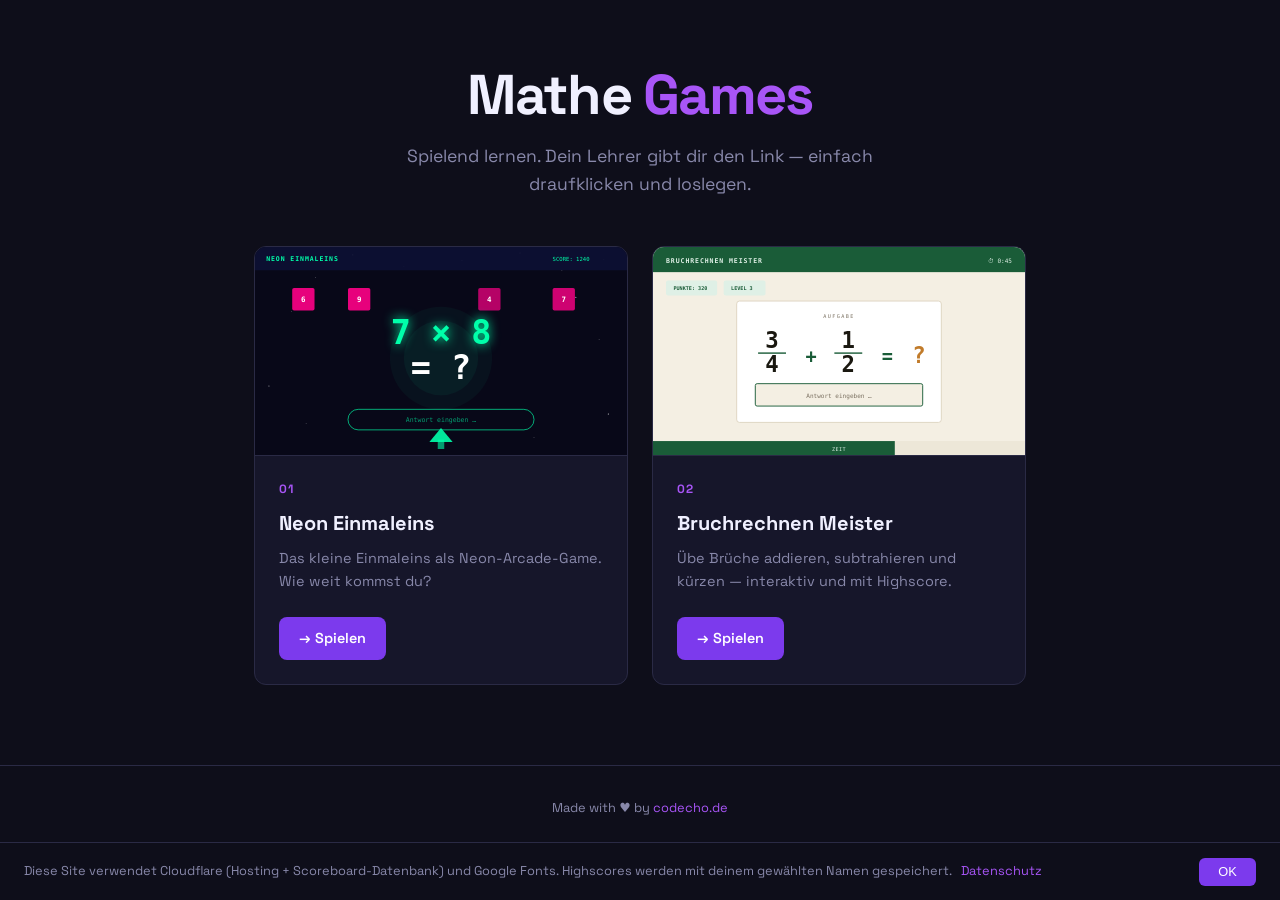
<file: index.html>
<!DOCTYPE html>
<html lang="de">
<head>
  <meta charset="UTF-8">
  <meta name="viewport" content="width=device-width, initial-scale=1.0">
  <title>Mathe Games — CODECHO</title>
  <link rel="preconnect" href="https://fonts.googleapis.com">
  <link href="https://fonts.googleapis.com/css2?family=Space+Grotesk:wght@400;500;700&display=swap" rel="stylesheet">
  <link rel="stylesheet" href="style.css">
</head>
<body>

  <header class="hero">
    <h1>Mathe <span>Games</span></h1>
    <p>Spielend lernen. Dein Lehrer gibt dir den Link — einfach draufklicken und loslegen.</p>
  </header>

  <main class="games">

    <div class="card">
      <div class="card__preview">
        <img src="game-2.svg" alt="Neon Einmaleins Screenshot" loading="lazy">
      </div>
      <div class="card__body">
        <span class="card__num">01</span>
        <h2 class="card__title">Neon Einmaleins</h2>
        <p class="card__desc">Das kleine Einmaleins als Neon-Arcade-Game. Wie weit kommst du?</p>
        <a href="neon/" class="card__play">→ Spielen</a>
      </div>
    </div>

    <div class="card">
      <div class="card__preview">
        <img src="game-1.svg" alt="Bruchrechnen Meister Screenshot" loading="lazy">
      </div>
      <div class="card__body">
        <span class="card__num">02</span>
        <h2 class="card__title">Bruchrechnen Meister</h2>
        <p class="card__desc">Übe Brüche addieren, subtrahieren und kürzen — interaktiv und mit Highscore.</p>
        <a href="bruch/" class="card__play">→ Spielen</a>
      </div>
    </div>

  </main>

  <footer class="footer">
    <p>Made with ♥ by <a href="https://codecho.de">codecho.de</a></p>
  </footer>

  <!-- Consent Banner -->
  <div id="consent-banner" style="display:none;position:fixed;bottom:0;left:0;right:0;background:#0e0e1a;border-top:1px solid #2a2a45;padding:0.9rem 1.5rem;align-items:center;justify-content:space-between;gap:1rem;z-index:9999;font-size:0.8rem;">
    <span style="color:#8888aa;">Diese Site verwendet Cloudflare (Hosting + Scoreboard-Datenbank) und Google Fonts.
      Highscores werden mit deinem gewählten Namen gespeichert.
      <a href="/impressum/" style="color:#a855f7;margin-left:0.4rem;">Datenschutz</a>
    </span>
    <button onclick="document.getElementById('consent-banner').style.display='none';localStorage.setItem('consent_games','1')"
      style="background:#7c3aed;color:#fff;border:none;padding:0.4rem 1.2rem;border-radius:6px;cursor:pointer;font-size:0.8rem;white-space:nowrap;flex-shrink:0;">
      OK
    </button>
  </div>
  <script>
    if (!localStorage.getItem('consent_games')) {
      document.getElementById('consent-banner').style.display = 'flex';
    }
  </script>
</body>
</html>
</file>
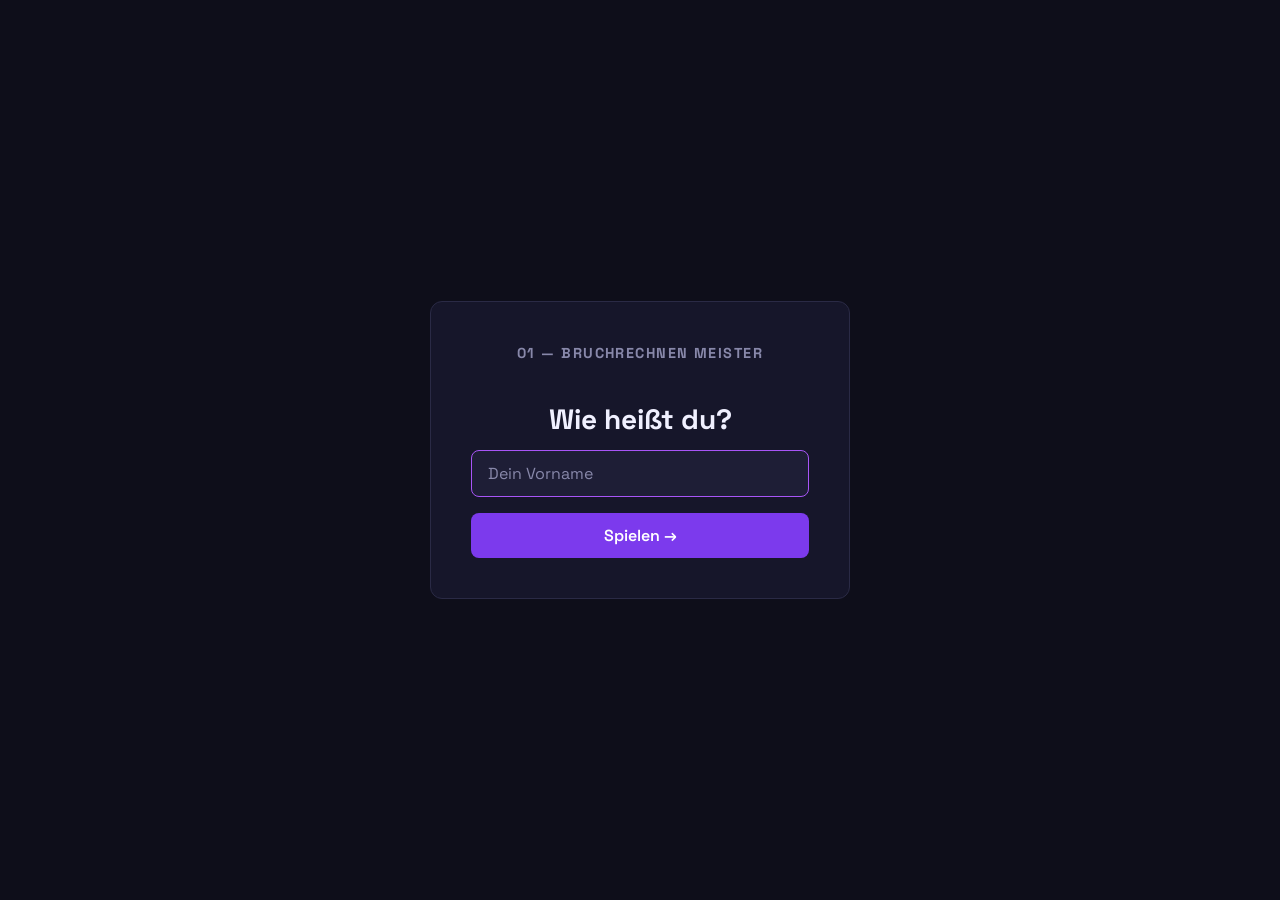
<file: bruch/index.html>
<!DOCTYPE html>
<html lang="de">
<head>
  <meta charset="UTF-8">
  <meta name="viewport" content="width=device-width, initial-scale=1.0">
  <title>Bruchrechnen Meister — CODECHO Games</title>
  <link rel="preconnect" href="https://fonts.googleapis.com">
  <link href="https://fonts.googleapis.com/css2?family=Space+Grotesk:wght@400;500;700&display=swap" rel="stylesheet">
  <link rel="stylesheet" href="../style.css">
</head>
<body>

  <!-- ── Screen 1: Name input ────────────── -->
  <div class="name-screen" id="nameScreen">
    <div class="name-box">
      <p class="name-box__num">01 — BRUCHRECHNEN MEISTER</p>
      <h2>Wie heißt du?</h2>

      <input
        type="text"
        id="nameInput"
        placeholder="Dein Vorname"
        maxlength="40"
        autocomplete="off"
        autofocus
      >
      <button class="btn" id="startBtn">Spielen →</button>
    </div>
  </div>

  <!-- ── Screen 2: Game iframe ───────────── -->
  <div class="game-frame" id="gameFrame">
    <iframe
      id="gameIframe"
      src=""
      title="Bruchrechnen Meister"
      allow="fullscreen"
    ></iframe>
  </div>

  <!-- ── Screen 3: Score screen ──────────── -->
  <div class="score-screen" id="scoreScreen">
    <div class="score-box">
      <div class="score-box__emoji">🏆</div>
      <h2>Gut gespielt!</h2>
      <p id="scoreName"></p>
      <div class="score-big" id="scoreBig">—</div>
      <p id="scoreDetail"></p>
      <p id="saveStatus" class="score-saved" style="display:none"></p>
      <p id="saveError" class="score-error" style="display:none"></p>
      <a href="../" style="display:block; margin-top:2rem; color: var(--text-muted); font-size:0.85rem;">
        ← Zurück zur Spieleübersicht
      </a>
    </div>
  </div>

  <script>
    const GAME_ORIGIN = 'https://bruchrechnen-meister-248296775029.us-west1.run.app';
    const GAME_NAME   = 'bruchrechnen-meister';

    // ── Start game ────────────────────────────────────────────
    document.getElementById('startBtn').addEventListener('click', startGame);
    document.getElementById('nameInput').addEventListener('keydown', e => {
      if (e.key === 'Enter') startGame();
    });

    function startGame() {
      const name = document.getElementById('nameInput').value.trim();
      if (!name) { document.getElementById('nameInput').focus(); return; }
      window._playerName = name;
      document.getElementById('nameScreen').style.display = 'none';
      document.getElementById('gameFrame').style.display = 'block';
      document.getElementById('gameIframe').src = GAME_ORIGIN;
    }

    // ── postMessage from Cloud Run game (cross-origin: check required) ──
    window.addEventListener('message', async function(event) {
      if (event.origin !== GAME_ORIGIN) return;
      if (!event.data || event.data.type !== 'MATH_GAME_OVER') return;

      const { score, highScore, level } = event.data;
      const name = window._playerName || '?';

      document.getElementById('gameFrame').style.display = 'none';
      document.getElementById('scoreScreen').style.display = 'flex';
      document.getElementById('scoreName').textContent  = name;
      document.getElementById('scoreBig').textContent   = score ?? '—';
      document.getElementById('scoreDetail').textContent =
        highScore != null ? `Highscore: ${highScore}` : '';

      // ── Save to Cloudflare D1 ─────────────────────────────
      try {
        const res = await fetch('/api/scores', {
          method: 'POST',
          headers: { 'Content-Type': 'application/json' },
          body: JSON.stringify({ student_name: name, game: GAME_NAME, score: score ?? 0 })
        });
        if (res.ok) {
          const el = document.getElementById('saveStatus');
          el.textContent = '✓ Ergebnis gespeichert';
          el.style.display = 'block';
        } else throw new Error(`HTTP ${res.status}`);
      } catch (err) {
        const el = document.getElementById('saveError');
        el.textContent = 'Ergebnis konnte nicht gespeichert werden.';
        el.style.display = 'block';
        console.error('Score save failed:', err);
      }
    });
  </script>

</body>
</html>
</file>
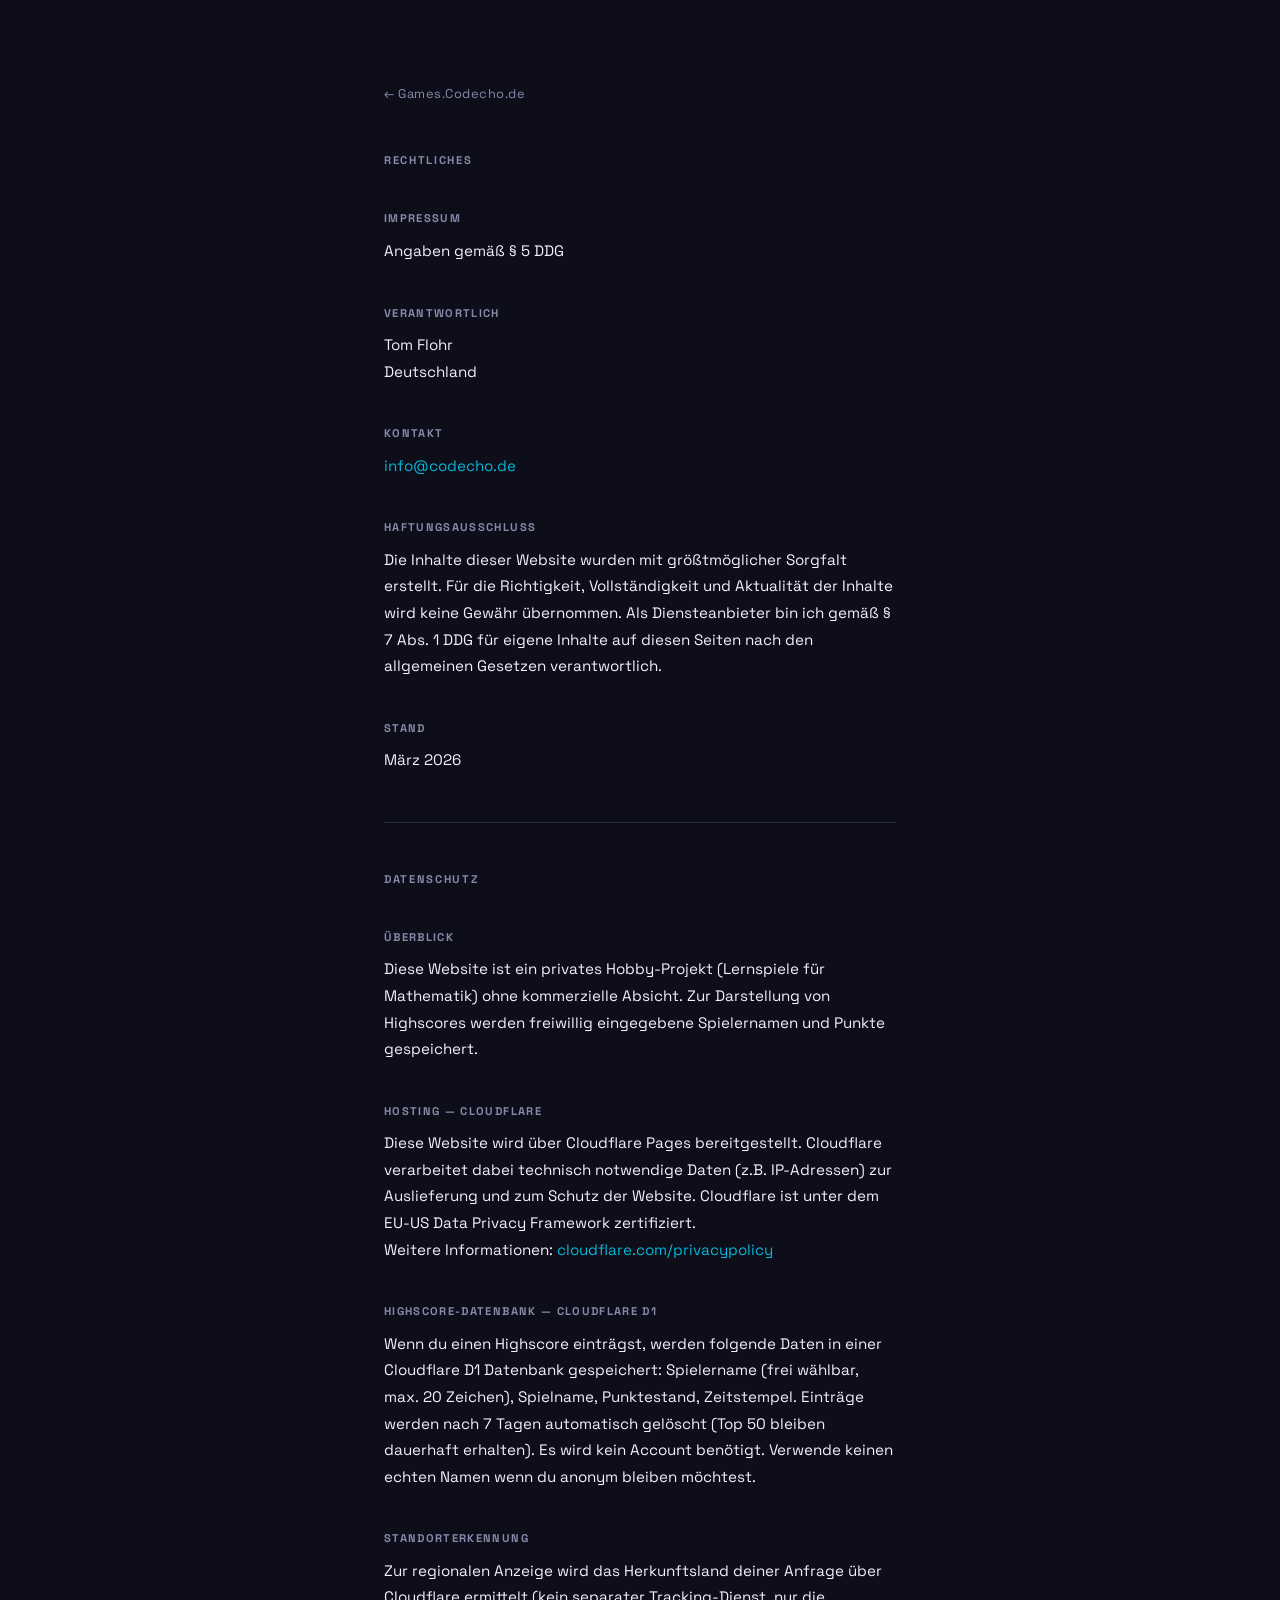
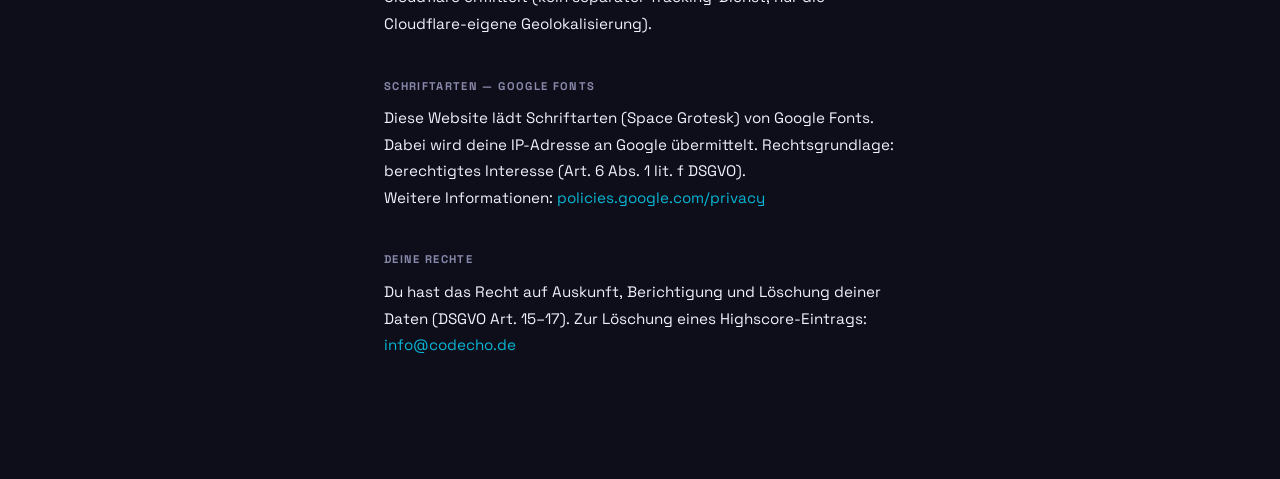
<file: impressum/index.html>
<!DOCTYPE html>
<html lang="de">
<head>
  <meta charset="UTF-8">
  <meta name="viewport" content="width=device-width, initial-scale=1.0">
  <title>Impressum — GAMES.CODECHO.DE</title>
  <meta name="robots" content="noindex">
  <link rel="preconnect" href="https://fonts.googleapis.com">
  <link href="https://fonts.googleapis.com/css2?family=Space+Grotesk:wght@400;500;700&display=swap" rel="stylesheet">
  <link rel="stylesheet" href="../style.css">
  <style>
    .impressum-wrap {
      max-width: 640px;
      margin: 0 auto;
      padding: clamp(3rem, 8vw, 5rem) var(--pad-h);
    }
    .back-link {
      display: inline-flex;
      align-items: center;
      gap: 0.5rem;
      font-size: 0.8rem;
      color: var(--text-muted);
      text-decoration: none;
      margin-bottom: 3rem;
      letter-spacing: 0.04em;
      transition: color 120ms;
    }
    .back-link:hover { color: var(--cyan); }
    .page-label {
      font-size: 0.7rem;
      font-weight: 700;
      letter-spacing: 0.15em;
      text-transform: uppercase;
      color: var(--text-muted);
      margin-bottom: 2.5rem;
      display: block;
    }
    .impressum-block {
      margin-bottom: 2.5rem;
    }
    .impressum-block h2 {
      font-size: 0.7rem;
      font-weight: 700;
      letter-spacing: 0.12em;
      text-transform: uppercase;
      color: var(--text-muted);
      margin-bottom: 0.6rem;
    }
    .impressum-block p,
    .impressum-block address {
      font-style: normal;
      color: var(--text);
      line-height: 1.75;
      font-size: 0.95rem;
    }
    .impressum-block a {
      color: var(--cyan);
      text-decoration: none;
    }
    .impressum-block a:hover { text-decoration: underline; }
  </style>
</head>
<body>

  <div class="impressum-wrap">
    <a href="/" class="back-link">← Games.Codecho.de</a>
    <span class="page-label">Rechtliches</span>

    <div class="impressum-block">
      <h2>Impressum</h2>
      <p>Angaben gemäß § 5 DDG</p>
    </div>

    <div class="impressum-block">
      <h2>Verantwortlich</h2>
      <address>
        Tom Flohr<br>
        Deutschland
      </address>
    </div>

    <div class="impressum-block">
      <h2>Kontakt</h2>
      <p><a href="mailto:info@codecho.de">info@codecho.de</a></p>
    </div>

    <div class="impressum-block">
      <h2>Haftungsausschluss</h2>
      <p>
        Die Inhalte dieser Website wurden mit größtmöglicher Sorgfalt erstellt.
        Für die Richtigkeit, Vollständigkeit und Aktualität der Inhalte wird keine Gewähr übernommen.
        Als Diensteanbieter bin ich gemäß § 7 Abs. 1 DDG für eigene Inhalte auf diesen Seiten
        nach den allgemeinen Gesetzen verantwortlich.
      </p>
    </div>

    <div class="impressum-block">
      <h2>Stand</h2>
      <p>März 2026</p>
    </div>

    <hr style="border:none;border-top:1px solid var(--border);margin:3rem 0;">

    <span class="page-label">Datenschutz</span>

    <div class="impressum-block">
      <h2>Überblick</h2>
      <p>
        Diese Website ist ein privates Hobby-Projekt (Lernspiele für Mathematik) ohne kommerzielle Absicht.
        Zur Darstellung von Highscores werden freiwillig eingegebene Spielernamen und Punkte gespeichert.
      </p>
    </div>

    <div class="impressum-block">
      <h2>Hosting — Cloudflare</h2>
      <p>
        Diese Website wird über Cloudflare Pages bereitgestellt. Cloudflare verarbeitet dabei
        technisch notwendige Daten (z.B. IP-Adressen) zur Auslieferung und zum Schutz der Website.
        Cloudflare ist unter dem EU-US Data Privacy Framework zertifiziert.<br>
        Weitere Informationen: <a href="https://www.cloudflare.com/privacypolicy/" target="_blank" rel="noopener">cloudflare.com/privacypolicy</a>
      </p>
    </div>

    <div class="impressum-block">
      <h2>Highscore-Datenbank — Cloudflare D1</h2>
      <p>
        Wenn du einen Highscore einträgst, werden folgende Daten in einer Cloudflare D1 Datenbank gespeichert:
        Spielername (frei wählbar, max. 20 Zeichen), Spielname, Punktestand, Zeitstempel.
        Einträge werden nach 7 Tagen automatisch gelöscht (Top 50 bleiben dauerhaft erhalten).
        Es wird kein Account benötigt. Verwende keinen echten Namen wenn du anonym bleiben möchtest.
      </p>
    </div>

    <div class="impressum-block">
      <h2>Standorterkennung</h2>
      <p>
        Zur regionalen Anzeige wird das Herkunftsland deiner Anfrage über Cloudflare ermittelt
        (kein separater Tracking-Dienst, nur die Cloudflare-eigene Geolokalisierung).
      </p>
    </div>

    <div class="impressum-block">
      <h2>Schriftarten — Google Fonts</h2>
      <p>
        Diese Website lädt Schriftarten (Space Grotesk) von Google Fonts.
        Dabei wird deine IP-Adresse an Google übermittelt.
        Rechtsgrundlage: berechtigtes Interesse (Art. 6 Abs. 1 lit. f DSGVO).<br>
        Weitere Informationen: <a href="https://policies.google.com/privacy" target="_blank" rel="noopener">policies.google.com/privacy</a>
      </p>
    </div>

    <div class="impressum-block">
      <h2>Deine Rechte</h2>
      <p>
        Du hast das Recht auf Auskunft, Berichtigung und Löschung deiner Daten (DSGVO Art. 15–17).
        Zur Löschung eines Highscore-Eintrags: <a href="mailto:info@codecho.de">info@codecho.de</a>
      </p>
    </div>
  </div>

</body>
</html>
</file>
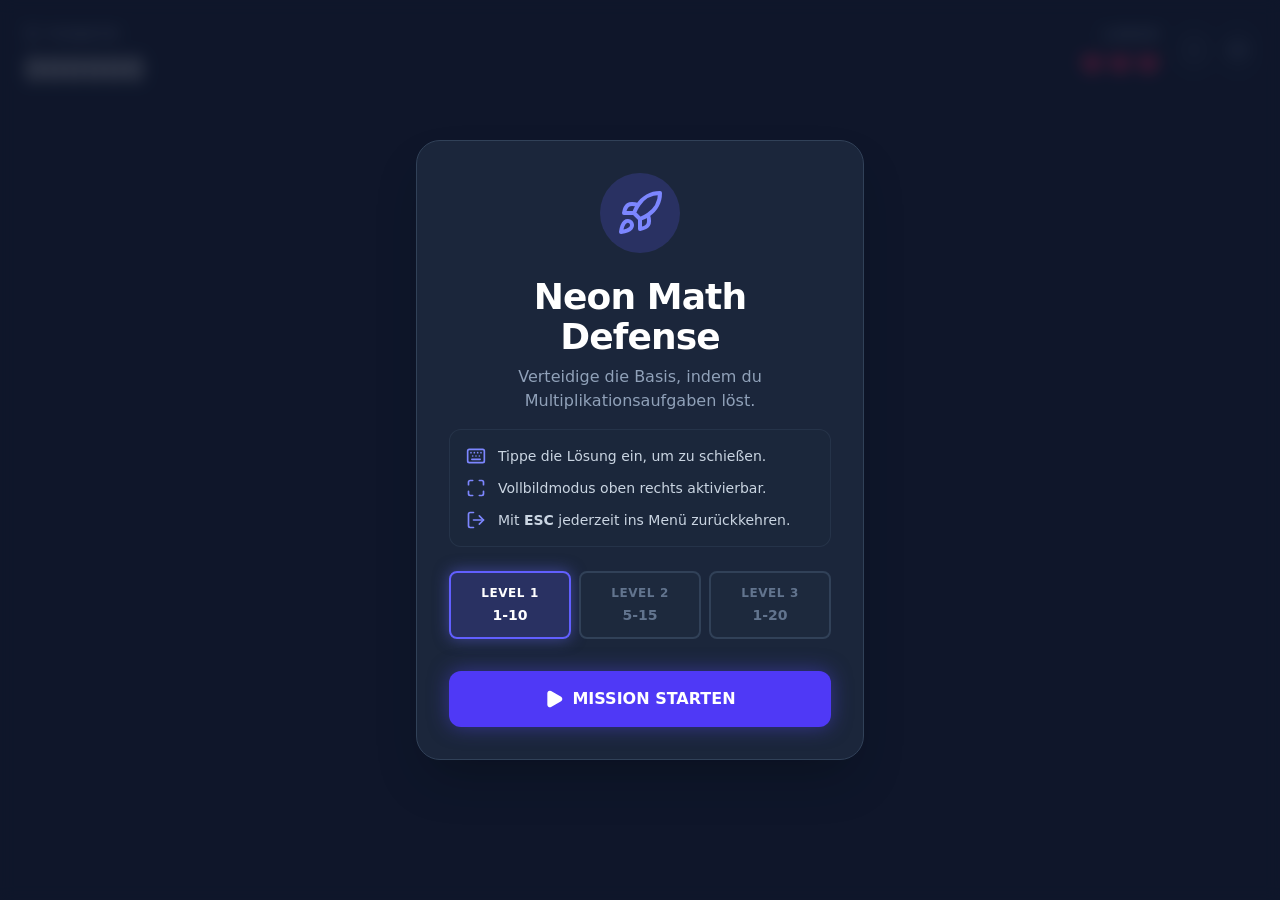
<file: neon/index.html>
<!doctype html>
<html lang="en">
  <head>
    <meta charset="UTF-8" />
    <meta name="viewport" content="width=device-width, initial-scale=1.0" />
    <title>Neon Math — CODECHO</title>
    <script type="module" crossorigin src="./assets/index-CLeEwNpc.js"></script>
    <link rel="stylesheet" crossorigin href="./assets/index-DeIlTVSv.css">
  </head>
  <body>
    <div id="root"></div>
  </body>
</html>
</file>
<file: style.css>
/* =========================================
   GAMES.CODECHO.DE — Main Stylesheet
   Palette: Deep space + neon purple/cyan
   "Gaming, focused, clear"
   ========================================= */

:root {
  --bg:           #0e0e1a;
  --bg-card:      #16162a;
  --bg-elevated:  #1e1e36;
  --text:         #f0f0ff;
  --text-muted:   #8888aa;
  --purple:       #7c3aed;
  --purple-light: #a855f7;
  --cyan:         #06b6d4;
  --cyan-light:   #22d3ee;
  --amber:        #fbbf24;
  --green:        #10b981;
  --border:       #2a2a45;
  --border-glow:  rgba(124, 58, 237, 0.4);

  --font: 'Space Grotesk', system-ui, -apple-system, sans-serif;
  --pad-h: clamp(1.25rem, 5vw, 4rem);
  --radius: 12px;
}

*, *::before, *::after { box-sizing: border-box; margin: 0; padding: 0; }

html { scroll-behavior: smooth; -webkit-font-smoothing: antialiased; }

body {
  background: var(--bg);
  color: var(--text);
  font-family: var(--font);
  min-height: 100vh;
  line-height: 1.6;
}

a { color: inherit; text-decoration: none; }

/* ── Nav ──────────────────────────────── */

.nav {
  display: flex;
  justify-content: space-between;
  align-items: center;
  padding: 1rem var(--pad-h);
  border-bottom: 1px solid var(--border);
}

.nav-home {
  color: var(--text-muted);
  font-size: 0.875rem;
  transition: color 0.2s;
}
.nav-home:hover { color: var(--text); }

.nav-teacher {
  font-size: 0.875rem;
  color: var(--text-muted);
  border: 1px solid var(--border);
  padding: 0.375rem 0.875rem;
  border-radius: 6px;
  transition: border-color 0.2s, color 0.2s;
}
.nav-teacher:hover {
  border-color: var(--purple-light);
  color: var(--purple-light);
}

/* ── Hero ─────────────────────────────── */

.hero {
  text-align: center;
  padding: 4rem var(--pad-h) 3rem;
}

.hero h1 {
  font-size: clamp(2rem, 6vw, 3.5rem);
  font-weight: 700;
  letter-spacing: -0.03em;
  line-height: 1.1;
}

.hero h1 span {
  color: var(--purple-light);
}

.hero p {
  margin-top: 1rem;
  color: var(--text-muted);
  font-size: 1.1rem;
  max-width: 480px;
  margin-inline: auto;
}

/* ── Games Grid ───────────────────────── */

.games {
  display: grid;
  grid-template-columns: repeat(auto-fit, minmax(300px, 1fr));
  gap: 1.5rem;
  padding: 0 var(--pad-h) 5rem;
  max-width: 900px;
  margin-inline: auto;
}

/* ── Card ─────────────────────────────── */

.card {
  background: var(--bg-card);
  border: 1px solid var(--border);
  border-radius: var(--radius);
  overflow: hidden;
  display: flex;
  flex-direction: column;
  transition: border-color 0.25s, transform 0.25s, box-shadow 0.25s;
}

.card:hover {
  border-color: var(--border-glow);
  transform: translateY(-3px);
  box-shadow: 0 8px 32px rgba(124, 58, 237, 0.2);
}

.card__preview {
  aspect-ratio: 16/9;
  background: var(--bg-elevated);
  display: flex;
  align-items: center;
  justify-content: center;
  font-size: 3rem;
  border-bottom: 1px solid var(--border);
  position: relative;
  overflow: hidden;
}

.card__preview img {
  width: 100%;
  height: 100%;
  object-fit: cover;
}

.card__body {
  padding: 1.5rem;
  flex: 1;
  display: flex;
  flex-direction: column;
  gap: 0.5rem;
}

.card__num {
  font-size: 0.75rem;
  font-weight: 700;
  letter-spacing: 0.1em;
  color: var(--purple-light);
}

.card__title {
  font-size: 1.25rem;
  font-weight: 700;
}

.card__desc {
  color: var(--text-muted);
  font-size: 0.9rem;
  flex: 1;
}

.card__play {
  display: inline-block;
  margin-top: 1rem;
  background: var(--purple);
  color: white;
  font-weight: 600;
  font-size: 0.9rem;
  padding: 0.625rem 1.25rem;
  border-radius: 8px;
  align-self: flex-start;
  transition: background 0.2s;
}

.card:hover .card__play {
  background: var(--purple-light);
}

/* ── Name screen (before game) ────────── */

.name-screen {
  min-height: 100vh;
  display: flex;
  align-items: center;
  justify-content: center;
  padding: var(--pad-h);
}

.name-box {
  background: var(--bg-card);
  border: 1px solid var(--border);
  border-radius: var(--radius);
  padding: 2.5rem;
  max-width: 420px;
  width: 100%;
  text-align: center;
}

.name-box__num {
  font-size: 0.75rem;
  font-weight: 700;
  letter-spacing: 0.1em;
  color: var(--purple-light);
  margin-bottom: 0.5rem;
}

.name-box h2 {
  font-size: 1.75rem;
  font-weight: 700;
  margin-bottom: 0.5rem;
}

.name-box p {
  color: var(--text-muted);
  font-size: 0.9rem;
  margin-bottom: 2rem;
}

.name-box input {
  width: 100%;
  background: var(--bg-elevated);
  border: 1px solid var(--border);
  border-radius: 8px;
  color: var(--text);
  font-family: var(--font);
  font-size: 1rem;
  padding: 0.75rem 1rem;
  margin-bottom: 1rem;
  outline: none;
  transition: border-color 0.2s;
}

.name-box input:focus {
  border-color: var(--purple-light);
}

.name-box input::placeholder {
  color: var(--text-muted);
}

.btn {
  display: block;
  width: 100%;
  background: var(--purple);
  color: white;
  font-family: var(--font);
  font-size: 1rem;
  font-weight: 600;
  padding: 0.75rem;
  border: none;
  border-radius: 8px;
  cursor: pointer;
  transition: background 0.2s;
}

.btn:hover { background: var(--purple-light); }
.btn:disabled { opacity: 0.5; cursor: not-allowed; }

/* ── Game frame ───────────────────────── */

.game-frame {
  display: none;
  position: fixed;
  inset: 0;
  background: #000;
}

.game-frame iframe {
  width: 100%;
  height: 100%;
  border: none;
}

/* ── Score screen ─────────────────────── */

.score-screen {
  display: none;
  min-height: 100vh;
  align-items: center;
  justify-content: center;
  padding: var(--pad-h);
  text-align: center;
}

.score-box {
  background: var(--bg-card);
  border: 1px solid var(--border);
  border-radius: var(--radius);
  padding: 3rem;
  max-width: 400px;
  width: 100%;
}

.score-box__emoji { font-size: 3rem; margin-bottom: 1rem; }
.score-box h2 { font-size: 1.75rem; font-weight: 700; margin-bottom: 0.5rem; }
.score-box p { color: var(--text-muted); margin-bottom: 0.25rem; }

.score-big {
  font-size: 4rem;
  font-weight: 700;
  color: var(--amber);
  margin: 1rem 0;
}

.score-saved {
  font-size: 0.85rem;
  color: var(--green);
  margin-top: 1.5rem;
}

.score-error {
  font-size: 0.85rem;
  color: #f87171;
  margin-top: 1.5rem;
}

/* ── Teacher dashboard ────────────────── */

.teacher-wrap {
  max-width: 900px;
  margin-inline: auto;
  padding: 2rem var(--pad-h);
}

.teacher-wrap h1 {
  font-size: 1.75rem;
  font-weight: 700;
  margin-bottom: 0.25rem;
}

.teacher-wrap .sub {
  color: var(--text-muted);
  margin-bottom: 2rem;
  font-size: 0.9rem;
}

.login-form {
  background: var(--bg-card);
  border: 1px solid var(--border);
  border-radius: var(--radius);
  padding: 2rem;
  max-width: 400px;
}

.login-form label {
  display: block;
  font-size: 0.85rem;
  color: var(--text-muted);
  margin-bottom: 0.375rem;
}

.login-form input {
  width: 100%;
  background: var(--bg-elevated);
  border: 1px solid var(--border);
  border-radius: 8px;
  color: var(--text);
  font-family: var(--font);
  font-size: 0.95rem;
  padding: 0.625rem 0.875rem;
  margin-bottom: 1.25rem;
  outline: none;
  transition: border-color 0.2s;
}

.login-form input:focus { border-color: var(--purple-light); }

.scores-header {
  display: flex;
  justify-content: space-between;
  align-items: center;
  margin-bottom: 1.5rem;
}

.btn-sm {
  background: transparent;
  border: 1px solid var(--border);
  color: var(--text-muted);
  font-family: var(--font);
  font-size: 0.8rem;
  padding: 0.375rem 0.75rem;
  border-radius: 6px;
  cursor: pointer;
  transition: border-color 0.2s, color 0.2s;
}

.btn-sm:hover { border-color: var(--purple-light); color: var(--text); }

.scores-table {
  width: 100%;
  border-collapse: collapse;
  font-size: 0.9rem;
}

.scores-table th {
  text-align: left;
  padding: 0.625rem 1rem;
  color: var(--text-muted);
  font-weight: 500;
  border-bottom: 1px solid var(--border);
}

.scores-table td {
  padding: 0.625rem 1rem;
  border-bottom: 1px solid var(--border);
}

.scores-table tr:last-child td { border-bottom: none; }

.badge {
  display: inline-block;
  font-size: 0.75rem;
  padding: 0.2rem 0.6rem;
  border-radius: 999px;
  font-weight: 600;
}

.badge--neon { background: rgba(6, 182, 212, 0.15); color: var(--cyan-light); }
.badge--bruch { background: rgba(124, 58, 237, 0.15); color: var(--purple-light); }

.empty-state {
  text-align: center;
  padding: 4rem;
  color: var(--text-muted);
}

/* ── Footer ───────────────────────────── */

.footer {
  text-align: center;
  padding: 2rem var(--pad-h);
  color: var(--text-muted);
  font-size: 0.8rem;
  border-top: 1px solid var(--border);
}

.footer a { color: var(--purple-light); }
.footer a:hover { text-decoration: underline; }
</file>
<file: neon/assets/index-DeIlTVSv.css>
/*! tailwindcss v4.2.1 | MIT License | https://tailwindcss.com */@layer properties{@supports (((-webkit-hyphens:none)) and (not (margin-trim:inline))) or ((-moz-orient:inline) and (not (color:rgb(from red r g b)))){*,:before,:after,::backdrop{--tw-translate-x:0;--tw-translate-y:0;--tw-translate-z:0;--tw-space-y-reverse:0;--tw-border-style:solid;--tw-gradient-position:initial;--tw-gradient-from:#0000;--tw-gradient-via:#0000;--tw-gradient-to:#0000;--tw-gradient-stops:initial;--tw-gradient-via-stops:initial;--tw-gradient-from-position:0%;--tw-gradient-via-position:50%;--tw-gradient-to-position:100%;--tw-leading:initial;--tw-font-weight:initial;--tw-tracking:initial;--tw-shadow:0 0 #0000;--tw-shadow-color:initial;--tw-shadow-alpha:100%;--tw-inset-shadow:0 0 #0000;--tw-inset-shadow-color:initial;--tw-inset-shadow-alpha:100%;--tw-ring-color:initial;--tw-ring-shadow:0 0 #0000;--tw-inset-ring-color:initial;--tw-inset-ring-shadow:0 0 #0000;--tw-ring-inset:initial;--tw-ring-offset-width:0px;--tw-ring-offset-color:#fff;--tw-ring-offset-shadow:0 0 #0000;--tw-blur:initial;--tw-brightness:initial;--tw-contrast:initial;--tw-grayscale:initial;--tw-hue-rotate:initial;--tw-invert:initial;--tw-opacity:initial;--tw-saturate:initial;--tw-sepia:initial;--tw-drop-shadow:initial;--tw-drop-shadow-color:initial;--tw-drop-shadow-alpha:100%;--tw-drop-shadow-size:initial;--tw-backdrop-blur:initial;--tw-backdrop-brightness:initial;--tw-backdrop-contrast:initial;--tw-backdrop-grayscale:initial;--tw-backdrop-hue-rotate:initial;--tw-backdrop-invert:initial;--tw-backdrop-opacity:initial;--tw-backdrop-saturate:initial;--tw-backdrop-sepia:initial;--tw-duration:initial;--tw-scale-x:1;--tw-scale-y:1;--tw-scale-z:1}}}@layer theme{:root,:host{--font-sans:ui-sans-serif, system-ui, sans-serif, "Apple Color Emoji", "Segoe UI Emoji", "Segoe UI Symbol", "Noto Color Emoji";--font-mono:ui-monospace, SFMono-Regular, Menlo, Monaco, Consolas, "Liberation Mono", "Courier New", monospace;--color-red-400:oklch(70.4% .191 22.216);--color-red-500:oklch(63.7% .237 25.331);--color-red-900:oklch(39.6% .141 25.723);--color-amber-400:oklch(82.8% .189 84.429);--color-amber-700:oklch(55.5% .163 48.998);--color-cyan-300:oklch(86.5% .127 207.078);--color-cyan-400:oklch(78.9% .154 211.53);--color-indigo-200:oklch(87% .065 274.039);--color-indigo-300:oklch(78.5% .115 274.713);--color-indigo-400:oklch(67.3% .182 276.935);--color-indigo-500:oklch(58.5% .233 277.117);--color-indigo-600:oklch(51.1% .262 276.966);--color-indigo-950:oklch(25.7% .09 281.288);--color-rose-500:oklch(64.5% .246 16.439);--color-rose-600:oklch(58.6% .253 17.585);--color-slate-200:oklch(92.9% .013 255.508);--color-slate-300:oklch(86.9% .022 252.894);--color-slate-400:oklch(70.4% .04 256.788);--color-slate-500:oklch(55.4% .046 257.417);--color-slate-600:oklch(44.6% .043 257.281);--color-slate-700:oklch(37.2% .044 257.287);--color-slate-800:oklch(27.9% .041 260.031);--color-slate-900:oklch(20.8% .042 265.755);--color-black:#000;--color-white:#fff;--spacing:.25rem;--container-md:28rem;--container-lg:32rem;--text-xs:.75rem;--text-xs--line-height:calc(1 / .75);--text-sm:.875rem;--text-sm--line-height:calc(1.25 / .875);--text-base:1rem;--text-base--line-height: 1.5 ;--text-lg:1.125rem;--text-lg--line-height:calc(1.75 / 1.125);--text-xl:1.25rem;--text-xl--line-height:calc(1.75 / 1.25);--text-4xl:2.25rem;--text-4xl--line-height:calc(2.5 / 2.25);--text-5xl:3rem;--text-5xl--line-height:1;--text-6xl:3.75rem;--text-6xl--line-height:1;--font-weight-medium:500;--font-weight-bold:700;--font-weight-black:900;--tracking-tighter:-.05em;--tracking-tight:-.025em;--tracking-wide:.025em;--tracking-wider:.05em;--tracking-widest:.1em;--leading-relaxed:1.625;--radius-lg:.5rem;--radius-xl:.75rem;--radius-2xl:1rem;--radius-3xl:1.5rem;--drop-shadow-lg:0 4px 4px #00000026;--animate-spin:spin 1s linear infinite;--animate-pulse:pulse 2s cubic-bezier(.4, 0, .6, 1) infinite;--blur-sm:8px;--blur-md:12px;--blur-lg:16px;--default-transition-duration:.15s;--default-transition-timing-function:cubic-bezier(.4, 0, .2, 1);--default-font-family:var(--font-sans);--default-mono-font-family:var(--font-mono)}}@layer base{*,:after,:before,::backdrop{box-sizing:border-box;border:0 solid;margin:0;padding:0}::file-selector-button{box-sizing:border-box;border:0 solid;margin:0;padding:0}html,:host{-webkit-text-size-adjust:100%;-moz-tab-size:4;tab-size:4;line-height:1.5;font-family:var(--default-font-family,ui-sans-serif, system-ui, sans-serif, "Apple Color Emoji", "Segoe UI Emoji", "Segoe UI Symbol", "Noto Color Emoji");font-feature-settings:var(--default-font-feature-settings,normal);font-variation-settings:var(--default-font-variation-settings,normal);-webkit-tap-highlight-color:transparent}hr{height:0;color:inherit;border-top-width:1px}abbr:where([title]){-webkit-text-decoration:underline dotted;text-decoration:underline dotted}h1,h2,h3,h4,h5,h6{font-size:inherit;font-weight:inherit}a{color:inherit;-webkit-text-decoration:inherit;text-decoration:inherit}b,strong{font-weight:bolder}code,kbd,samp,pre{font-family:var(--default-mono-font-family,ui-monospace, SFMono-Regular, Menlo, Monaco, Consolas, "Liberation Mono", "Courier New", monospace);font-feature-settings:var(--default-mono-font-feature-settings,normal);font-variation-settings:var(--default-mono-font-variation-settings,normal);font-size:1em}small{font-size:80%}sub,sup{vertical-align:baseline;font-size:75%;line-height:0;position:relative}sub{bottom:-.25em}sup{top:-.5em}table{text-indent:0;border-color:inherit;border-collapse:collapse}:-moz-focusring{outline:auto}progress{vertical-align:baseline}summary{display:list-item}ol,ul,menu{list-style:none}img,svg,video,canvas,audio,iframe,embed,object{vertical-align:middle;display:block}img,video{max-width:100%;height:auto}button,input,select,optgroup,textarea{font:inherit;font-feature-settings:inherit;font-variation-settings:inherit;letter-spacing:inherit;color:inherit;opacity:1;background-color:#0000;border-radius:0}::file-selector-button{font:inherit;font-feature-settings:inherit;font-variation-settings:inherit;letter-spacing:inherit;color:inherit;opacity:1;background-color:#0000;border-radius:0}:where(select:is([multiple],[size])) optgroup{font-weight:bolder}:where(select:is([multiple],[size])) optgroup option{padding-inline-start:20px}::file-selector-button{margin-inline-end:4px}::placeholder{opacity:1}@supports (not ((-webkit-appearance:-apple-pay-button))) or (contain-intrinsic-size:1px){::placeholder{color:currentColor}@supports (color:color-mix(in lab,red,red)){::placeholder{color:color-mix(in oklab,currentcolor 50%,transparent)}}}textarea{resize:vertical}::-webkit-search-decoration{-webkit-appearance:none}::-webkit-date-and-time-value{min-height:1lh;text-align:inherit}::-webkit-datetime-edit{display:inline-flex}::-webkit-datetime-edit-fields-wrapper{padding:0}::-webkit-datetime-edit{padding-block:0}::-webkit-datetime-edit-year-field{padding-block:0}::-webkit-datetime-edit-month-field{padding-block:0}::-webkit-datetime-edit-day-field{padding-block:0}::-webkit-datetime-edit-hour-field{padding-block:0}::-webkit-datetime-edit-minute-field{padding-block:0}::-webkit-datetime-edit-second-field{padding-block:0}::-webkit-datetime-edit-millisecond-field{padding-block:0}::-webkit-datetime-edit-meridiem-field{padding-block:0}::-webkit-calendar-picker-indicator{line-height:1}:-moz-ui-invalid{box-shadow:none}button,input:where([type=button],[type=reset],[type=submit]){-webkit-appearance:button;-moz-appearance:button;appearance:button}::file-selector-button{-webkit-appearance:button;-moz-appearance:button;appearance:button}::-webkit-inner-spin-button{height:auto}::-webkit-outer-spin-button{height:auto}[hidden]:where(:not([hidden=until-found])){display:none!important}}@layer components;@layer utilities{.pointer-events-auto{pointer-events:auto}.pointer-events-none{pointer-events:none}.absolute{position:absolute}.fixed{position:fixed}.relative{position:relative}.inset-0{inset:calc(var(--spacing) * 0)}.start{inset-inline-start:var(--spacing)}.-top-0\.5{top:calc(var(--spacing) * -.5)}.right-0{right:calc(var(--spacing) * 0)}.bottom-0{bottom:calc(var(--spacing) * 0)}.left-0{left:calc(var(--spacing) * 0)}.z-0{z-index:0}.z-10{z-index:10}.z-20{z-index:20}.z-30{z-index:30}.col-start-6{grid-column-start:6}.row-span-2{grid-row:span 2/span 2}.row-start-1{grid-row-start:1}.my-auto{margin-block:auto}.mb-1{margin-bottom:calc(var(--spacing) * 1)}.mb-2{margin-bottom:calc(var(--spacing) * 2)}.mb-3{margin-bottom:calc(var(--spacing) * 3)}.mb-4{margin-bottom:calc(var(--spacing) * 4)}.mb-6{margin-bottom:calc(var(--spacing) * 6)}.mb-8{margin-bottom:calc(var(--spacing) * 8)}.mb-10{margin-bottom:calc(var(--spacing) * 10)}.mb-\[170px\]{margin-bottom:170px}.ml-1{margin-left:calc(var(--spacing) * 1)}.ml-2{margin-left:calc(var(--spacing) * 2)}.block{display:block}.flex{display:flex}.grid{display:grid}.inline-block{display:inline-block}.h-4{height:calc(var(--spacing) * 4)}.h-5{height:calc(var(--spacing) * 5)}.h-6{height:calc(var(--spacing) * 6)}.h-12{height:calc(var(--spacing) * 12)}.h-\[100dvh\]{height:100dvh}.h-full{height:100%}.max-h-48{max-height:calc(var(--spacing) * 48)}.w-4{width:calc(var(--spacing) * 4)}.w-5{width:calc(var(--spacing) * 5)}.w-6{width:calc(var(--spacing) * 6)}.w-8{width:calc(var(--spacing) * 8)}.w-12{width:calc(var(--spacing) * 12)}.w-full{width:100%}.max-w-lg{max-width:var(--container-lg)}.max-w-md{max-width:var(--container-md)}.flex-1{flex:1}.flex-\[2\]{flex:2}.shrink-0{flex-shrink:0}.border-collapse{border-collapse:collapse}.translate-x-\[-100\%\]{--tw-translate-x:-100%;translate:var(--tw-translate-x) var(--tw-translate-y)}.animate-pulse{animation:var(--animate-pulse)}.animate-spin{animation:var(--animate-spin)}.touch-none{touch-action:none}.resize{resize:both}.grid-cols-3{grid-template-columns:repeat(3,minmax(0,1fr))}.grid-cols-6{grid-template-columns:repeat(6,minmax(0,1fr))}.flex-col{flex-direction:column}.items-center{align-items:center}.items-end{align-items:flex-end}.items-start{align-items:flex-start}.justify-between{justify-content:space-between}.justify-center{justify-content:center}.gap-1{gap:calc(var(--spacing) * 1)}.gap-2{gap:calc(var(--spacing) * 2)}.gap-3{gap:calc(var(--spacing) * 3)}.gap-4{gap:calc(var(--spacing) * 4)}:where(.space-y-3>:not(:last-child)){--tw-space-y-reverse:0;margin-block-start:calc(calc(var(--spacing) * 3) * var(--tw-space-y-reverse));margin-block-end:calc(calc(var(--spacing) * 3) * calc(1 - var(--tw-space-y-reverse)))}.overflow-hidden{overflow:hidden}.overflow-y-auto{overflow-y:auto}.rounded-2xl{border-radius:var(--radius-2xl)}.rounded-3xl{border-radius:var(--radius-3xl)}.rounded-full{border-radius:3.40282e38px}.rounded-lg{border-radius:var(--radius-lg)}.rounded-xl{border-radius:var(--radius-xl)}.border{border-style:var(--tw-border-style);border-width:1px}.border-2{border-style:var(--tw-border-style);border-width:2px}.border-t{border-top-style:var(--tw-border-style);border-top-width:1px}.border-b{border-bottom-style:var(--tw-border-style);border-bottom-width:1px}.border-indigo-500{border-color:var(--color-indigo-500)}.border-indigo-500\/30{border-color:#625fff4d}@supports (color:color-mix(in lab,red,red)){.border-indigo-500\/30{border-color:color-mix(in oklab,var(--color-indigo-500) 30%,transparent)}}.border-red-500\/30{border-color:#fb2c364d}@supports (color:color-mix(in lab,red,red)){.border-red-500\/30{border-color:color-mix(in oklab,var(--color-red-500) 30%,transparent)}}.border-slate-600{border-color:var(--color-slate-600)}.border-slate-700{border-color:var(--color-slate-700)}.border-slate-700\/50{border-color:#31415880}@supports (color:color-mix(in lab,red,red)){.border-slate-700\/50{border-color:color-mix(in oklab,var(--color-slate-700) 50%,transparent)}}.bg-indigo-500{background-color:var(--color-indigo-500)}.bg-indigo-500\/20{background-color:#625fff33}@supports (color:color-mix(in lab,red,red)){.bg-indigo-500\/20{background-color:color-mix(in oklab,var(--color-indigo-500) 20%,transparent)}}.bg-indigo-600{background-color:var(--color-indigo-600)}.bg-indigo-600\/40{background-color:#4f39f666}@supports (color:color-mix(in lab,red,red)){.bg-indigo-600\/40{background-color:color-mix(in oklab,var(--color-indigo-600) 40%,transparent)}}.bg-indigo-600\/80{background-color:#4f39f6cc}@supports (color:color-mix(in lab,red,red)){.bg-indigo-600\/80{background-color:color-mix(in oklab,var(--color-indigo-600) 80%,transparent)}}.bg-indigo-950\/60{background-color:#1e1a4d99}@supports (color:color-mix(in lab,red,red)){.bg-indigo-950\/60{background-color:color-mix(in oklab,var(--color-indigo-950) 60%,transparent)}}.bg-red-900\/40{background-color:#82181a66}@supports (color:color-mix(in lab,red,red)){.bg-red-900\/40{background-color:color-mix(in oklab,var(--color-red-900) 40%,transparent)}}.bg-slate-800{background-color:var(--color-slate-800)}.bg-slate-800\/50{background-color:#1d293d80}@supports (color:color-mix(in lab,red,red)){.bg-slate-800\/50{background-color:color-mix(in oklab,var(--color-slate-800) 50%,transparent)}}.bg-slate-800\/90{background-color:#1d293de6}@supports (color:color-mix(in lab,red,red)){.bg-slate-800\/90{background-color:color-mix(in oklab,var(--color-slate-800) 90%,transparent)}}.bg-slate-900{background-color:var(--color-slate-900)}.bg-slate-900\/50{background-color:#0f172b80}@supports (color:color-mix(in lab,red,red)){.bg-slate-900\/50{background-color:color-mix(in oklab,var(--color-slate-900) 50%,transparent)}}.bg-slate-900\/80{background-color:#0f172bcc}@supports (color:color-mix(in lab,red,red)){.bg-slate-900\/80{background-color:color-mix(in oklab,var(--color-slate-900) 80%,transparent)}}.bg-slate-900\/90{background-color:#0f172be6}@supports (color:color-mix(in lab,red,red)){.bg-slate-900\/90{background-color:color-mix(in oklab,var(--color-slate-900) 90%,transparent)}}.bg-slate-900\/95{background-color:#0f172bf2}@supports (color:color-mix(in lab,red,red)){.bg-slate-900\/95{background-color:color-mix(in oklab,var(--color-slate-900) 95%,transparent)}}.bg-gradient-to-r{--tw-gradient-position:to right in oklab;background-image:linear-gradient(var(--tw-gradient-stops))}.from-transparent{--tw-gradient-from:transparent;--tw-gradient-stops:var(--tw-gradient-via-stops,var(--tw-gradient-position), var(--tw-gradient-from) var(--tw-gradient-from-position), var(--tw-gradient-to) var(--tw-gradient-to-position))}.via-white\/20{--tw-gradient-via:#fff3}@supports (color:color-mix(in lab,red,red)){.via-white\/20{--tw-gradient-via:color-mix(in oklab, var(--color-white) 20%, transparent)}}.via-white\/20{--tw-gradient-via-stops:var(--tw-gradient-position), var(--tw-gradient-from) var(--tw-gradient-from-position), var(--tw-gradient-via) var(--tw-gradient-via-position), var(--tw-gradient-to) var(--tw-gradient-to-position);--tw-gradient-stops:var(--tw-gradient-via-stops)}.to-transparent{--tw-gradient-to:transparent;--tw-gradient-stops:var(--tw-gradient-via-stops,var(--tw-gradient-position), var(--tw-gradient-from) var(--tw-gradient-from-position), var(--tw-gradient-to) var(--tw-gradient-to-position))}.fill-current{fill:currentColor}.fill-rose-500{fill:var(--color-rose-500)}.p-1{padding:calc(var(--spacing) * 1)}.p-2{padding:calc(var(--spacing) * 2)}.p-3{padding:calc(var(--spacing) * 3)}.p-4{padding:calc(var(--spacing) * 4)}.p-6{padding:calc(var(--spacing) * 6)}.p-8{padding:calc(var(--spacing) * 8)}.px-2{padding-inline:calc(var(--spacing) * 2)}.px-3{padding-inline:calc(var(--spacing) * 3)}.px-4{padding-inline:calc(var(--spacing) * 4)}.px-6{padding-inline:calc(var(--spacing) * 6)}.py-0\.5{padding-block:calc(var(--spacing) * .5)}.py-1\.5{padding-block:calc(var(--spacing) * 1.5)}.py-2{padding-block:calc(var(--spacing) * 2)}.py-3{padding-block:calc(var(--spacing) * 3)}.py-4{padding-block:calc(var(--spacing) * 4)}.py-8{padding-block:calc(var(--spacing) * 8)}.pt-10{padding-top:calc(var(--spacing) * 10)}.pr-2{padding-right:calc(var(--spacing) * 2)}.pb-10{padding-bottom:calc(var(--spacing) * 10)}.text-center{text-align:center}.text-left{text-align:left}.text-right{text-align:right}.font-mono{font-family:var(--font-mono)}.font-sans{font-family:var(--font-sans)}.text-4xl{font-size:var(--text-4xl);line-height:var(--tw-leading,var(--text-4xl--line-height))}.text-6xl{font-size:var(--text-6xl);line-height:var(--tw-leading,var(--text-6xl--line-height))}.text-base{font-size:var(--text-base);line-height:var(--tw-leading,var(--text-base--line-height))}.text-lg{font-size:var(--text-lg);line-height:var(--tw-leading,var(--text-lg--line-height))}.text-sm{font-size:var(--text-sm);line-height:var(--tw-leading,var(--text-sm--line-height))}.text-xl{font-size:var(--text-xl);line-height:var(--tw-leading,var(--text-xl--line-height))}.text-xs{font-size:var(--text-xs);line-height:var(--tw-leading,var(--text-xs--line-height))}.text-\[10px\]{font-size:10px}.leading-relaxed{--tw-leading:var(--leading-relaxed);line-height:var(--leading-relaxed)}.font-black{--tw-font-weight:var(--font-weight-black);font-weight:var(--font-weight-black)}.font-bold{--tw-font-weight:var(--font-weight-bold);font-weight:var(--font-weight-bold)}.font-medium{--tw-font-weight:var(--font-weight-medium);font-weight:var(--font-weight-medium)}.tracking-tight{--tw-tracking:var(--tracking-tight);letter-spacing:var(--tracking-tight)}.tracking-tighter{--tw-tracking:var(--tracking-tighter);letter-spacing:var(--tracking-tighter)}.tracking-wide{--tw-tracking:var(--tracking-wide);letter-spacing:var(--tracking-wide)}.tracking-wider{--tw-tracking:var(--tracking-wider);letter-spacing:var(--tracking-wider)}.tracking-widest{--tw-tracking:var(--tracking-widest);letter-spacing:var(--tracking-widest)}.text-amber-400{color:var(--color-amber-400)}.text-amber-700{color:var(--color-amber-700)}.text-cyan-300{color:var(--color-cyan-300)}.text-cyan-400{color:var(--color-cyan-400)}.text-indigo-200{color:var(--color-indigo-200)}.text-indigo-300{color:var(--color-indigo-300)}.text-indigo-400{color:var(--color-indigo-400)}.text-red-400{color:var(--color-red-400)}.text-rose-500{color:var(--color-rose-500)}.text-slate-200{color:var(--color-slate-200)}.text-slate-300{color:var(--color-slate-300)}.text-slate-400{color:var(--color-slate-400)}.text-slate-500{color:var(--color-slate-500)}.text-slate-700{color:var(--color-slate-700)}.text-white{color:var(--color-white)}.uppercase{text-transform:uppercase}.shadow-2xl{--tw-shadow:0 25px 50px -12px var(--tw-shadow-color,#00000040);box-shadow:var(--tw-inset-shadow),var(--tw-inset-ring-shadow),var(--tw-ring-offset-shadow),var(--tw-ring-shadow),var(--tw-shadow)}.shadow-\[0_0_15px_rgba\(79\,70\,229\,0\.3\)\]{--tw-shadow:0 0 15px var(--tw-shadow-color,#4f46e54d);box-shadow:var(--tw-inset-shadow),var(--tw-inset-ring-shadow),var(--tw-ring-offset-shadow),var(--tw-ring-shadow),var(--tw-shadow)}.shadow-\[0_0_15px_rgba\(99\,102\,241\,0\.5\)\]{--tw-shadow:0 0 15px var(--tw-shadow-color,#6366f180);box-shadow:var(--tw-inset-shadow),var(--tw-inset-ring-shadow),var(--tw-ring-offset-shadow),var(--tw-ring-shadow),var(--tw-shadow)}.shadow-\[0_0_20px_rgba\(79\,70\,229\,0\.5\)\]{--tw-shadow:0 0 20px var(--tw-shadow-color,#4f46e580);box-shadow:var(--tw-inset-shadow),var(--tw-inset-ring-shadow),var(--tw-ring-offset-shadow),var(--tw-ring-shadow),var(--tw-shadow)}.shadow-\[0_0_50px_rgba\(220\,38\,38\,0\.2\)\]{--tw-shadow:0 0 50px var(--tw-shadow-color,#dc262633);box-shadow:var(--tw-inset-shadow),var(--tw-inset-ring-shadow),var(--tw-ring-offset-shadow),var(--tw-ring-shadow),var(--tw-shadow)}.shadow-\[inset_0_0_15px_rgba\(79\,70\,229\,0\.6\)\]{--tw-shadow:inset 0 0 15px var(--tw-shadow-color,#4f46e599);box-shadow:var(--tw-inset-shadow),var(--tw-inset-ring-shadow),var(--tw-ring-offset-shadow),var(--tw-ring-shadow),var(--tw-shadow)}.shadow-lg{--tw-shadow:0 10px 15px -3px var(--tw-shadow-color,#0000001a), 0 4px 6px -4px var(--tw-shadow-color,#0000001a);box-shadow:var(--tw-inset-shadow),var(--tw-inset-ring-shadow),var(--tw-ring-offset-shadow),var(--tw-ring-shadow),var(--tw-shadow)}.shadow-md{--tw-shadow:0 4px 6px -1px var(--tw-shadow-color,#0000001a), 0 2px 4px -2px var(--tw-shadow-color,#0000001a);box-shadow:var(--tw-inset-shadow),var(--tw-inset-ring-shadow),var(--tw-ring-offset-shadow),var(--tw-ring-shadow),var(--tw-shadow)}.shadow-black{--tw-shadow-color:#000}@supports (color:color-mix(in lab,red,red)){.shadow-black{--tw-shadow-color:color-mix(in oklab, var(--color-black) var(--tw-shadow-alpha), transparent)}}.shadow-indigo-500\/20{--tw-shadow-color:#625fff33}@supports (color:color-mix(in lab,red,red)){.shadow-indigo-500\/20{--tw-shadow-color:color-mix(in oklab, color-mix(in oklab, var(--color-indigo-500) 20%, transparent) var(--tw-shadow-alpha), transparent)}}.drop-shadow-\[0_0_8px_rgba\(34\,211\,238\,0\.8\)\]{--tw-drop-shadow-size:drop-shadow(0 0 8px var(--tw-drop-shadow-color,#22d3eecc));--tw-drop-shadow:var(--tw-drop-shadow-size);filter:var(--tw-blur,) var(--tw-brightness,) var(--tw-contrast,) var(--tw-grayscale,) var(--tw-hue-rotate,) var(--tw-invert,) var(--tw-saturate,) var(--tw-sepia,) var(--tw-drop-shadow,)}.drop-shadow-\[0_0_15px_rgba\(34\,211\,238\,0\.8\)\]{--tw-drop-shadow-size:drop-shadow(0 0 15px var(--tw-drop-shadow-color,#22d3eecc));--tw-drop-shadow:var(--tw-drop-shadow-size);filter:var(--tw-blur,) var(--tw-brightness,) var(--tw-contrast,) var(--tw-grayscale,) var(--tw-hue-rotate,) var(--tw-invert,) var(--tw-saturate,) var(--tw-sepia,) var(--tw-drop-shadow,)}.drop-shadow-lg{--tw-drop-shadow-size:drop-shadow(0 4px 4px var(--tw-drop-shadow-color,#00000026));--tw-drop-shadow:drop-shadow(var(--drop-shadow-lg));filter:var(--tw-blur,) var(--tw-brightness,) var(--tw-contrast,) var(--tw-grayscale,) var(--tw-hue-rotate,) var(--tw-invert,) var(--tw-saturate,) var(--tw-sepia,) var(--tw-drop-shadow,)}.backdrop-blur-lg{--tw-backdrop-blur:blur(var(--blur-lg));-webkit-backdrop-filter:var(--tw-backdrop-blur,) var(--tw-backdrop-brightness,) var(--tw-backdrop-contrast,) var(--tw-backdrop-grayscale,) var(--tw-backdrop-hue-rotate,) var(--tw-backdrop-invert,) var(--tw-backdrop-opacity,) var(--tw-backdrop-saturate,) var(--tw-backdrop-sepia,);backdrop-filter:var(--tw-backdrop-blur,) var(--tw-backdrop-brightness,) var(--tw-backdrop-contrast,) var(--tw-backdrop-grayscale,) var(--tw-backdrop-hue-rotate,) var(--tw-backdrop-invert,) var(--tw-backdrop-opacity,) var(--tw-backdrop-saturate,) var(--tw-backdrop-sepia,)}.backdrop-blur-md{--tw-backdrop-blur:blur(var(--blur-md));-webkit-backdrop-filter:var(--tw-backdrop-blur,) var(--tw-backdrop-brightness,) var(--tw-backdrop-contrast,) var(--tw-backdrop-grayscale,) var(--tw-backdrop-hue-rotate,) var(--tw-backdrop-invert,) var(--tw-backdrop-opacity,) var(--tw-backdrop-saturate,) var(--tw-backdrop-sepia,);backdrop-filter:var(--tw-backdrop-blur,) var(--tw-backdrop-brightness,) var(--tw-backdrop-contrast,) var(--tw-backdrop-grayscale,) var(--tw-backdrop-hue-rotate,) var(--tw-backdrop-invert,) var(--tw-backdrop-opacity,) var(--tw-backdrop-saturate,) var(--tw-backdrop-sepia,)}.backdrop-blur-sm{--tw-backdrop-blur:blur(var(--blur-sm));-webkit-backdrop-filter:var(--tw-backdrop-blur,) var(--tw-backdrop-brightness,) var(--tw-backdrop-contrast,) var(--tw-backdrop-grayscale,) var(--tw-backdrop-hue-rotate,) var(--tw-backdrop-invert,) var(--tw-backdrop-opacity,) var(--tw-backdrop-saturate,) var(--tw-backdrop-sepia,);backdrop-filter:var(--tw-backdrop-blur,) var(--tw-backdrop-brightness,) var(--tw-backdrop-contrast,) var(--tw-backdrop-grayscale,) var(--tw-backdrop-hue-rotate,) var(--tw-backdrop-invert,) var(--tw-backdrop-opacity,) var(--tw-backdrop-saturate,) var(--tw-backdrop-sepia,)}.transition{transition-property:color,background-color,border-color,outline-color,text-decoration-color,fill,stroke,--tw-gradient-from,--tw-gradient-via,--tw-gradient-to,opacity,box-shadow,transform,translate,scale,rotate,filter,-webkit-backdrop-filter,backdrop-filter,display,content-visibility,overlay,pointer-events;transition-timing-function:var(--tw-ease,var(--default-transition-timing-function));transition-duration:var(--tw-duration,var(--default-transition-duration))}.transition-all{transition-property:all;transition-timing-function:var(--tw-ease,var(--default-transition-timing-function));transition-duration:var(--tw-duration,var(--default-transition-duration))}.transition-colors{transition-property:color,background-color,border-color,outline-color,text-decoration-color,fill,stroke,--tw-gradient-from,--tw-gradient-via,--tw-gradient-to;transition-timing-function:var(--tw-ease,var(--default-transition-timing-function));transition-duration:var(--tw-duration,var(--default-transition-duration))}.transition-transform{transition-property:transform,translate,scale,rotate;transition-timing-function:var(--tw-ease,var(--default-transition-timing-function));transition-duration:var(--tw-duration,var(--default-transition-duration))}.duration-1000{--tw-duration:1s;transition-duration:1s}.select-none{-webkit-user-select:none;user-select:none}@media(hover:hover){.group-hover\:translate-x-\[100\%\]:is(:where(.group):hover *){--tw-translate-x:100%;translate:var(--tw-translate-x) var(--tw-translate-y)}}.placeholder\:text-slate-500::placeholder{color:var(--color-slate-500)}.last\:border-0:last-child{border-style:var(--tw-border-style);border-width:0}@media(hover:hover){.hover\:border-slate-600:hover{border-color:var(--color-slate-600)}.hover\:bg-indigo-500:hover{background-color:var(--color-indigo-500)}.hover\:bg-slate-700:hover{background-color:var(--color-slate-700)}.hover\:bg-slate-800:hover{background-color:var(--color-slate-800)}.hover\:bg-slate-800\/30:hover{background-color:#1d293d4d}@supports (color:color-mix(in lab,red,red)){.hover\:bg-slate-800\/30:hover{background-color:color-mix(in oklab,var(--color-slate-800) 30%,transparent)}}.hover\:text-slate-300:hover{color:var(--color-slate-300)}.hover\:text-white:hover{color:var(--color-white)}.hover\:shadow-\[0_0_30px_rgba\(79\,70\,229\,0\.7\)\]:hover{--tw-shadow:0 0 30px var(--tw-shadow-color,#4f46e5b3);box-shadow:var(--tw-inset-shadow),var(--tw-inset-ring-shadow),var(--tw-ring-offset-shadow),var(--tw-ring-shadow),var(--tw-shadow)}}.focus\:border-indigo-500:focus{border-color:var(--color-indigo-500)}.focus\:ring-1:focus{--tw-ring-shadow:var(--tw-ring-inset,) 0 0 0 calc(1px + var(--tw-ring-offset-width)) var(--tw-ring-color,currentcolor);box-shadow:var(--tw-inset-shadow),var(--tw-inset-ring-shadow),var(--tw-ring-offset-shadow),var(--tw-ring-shadow),var(--tw-shadow)}.focus\:ring-indigo-500:focus{--tw-ring-color:var(--color-indigo-500)}.focus\:outline-none:focus{--tw-outline-style:none;outline-style:none}.active\:scale-95:active{--tw-scale-x:95%;--tw-scale-y:95%;--tw-scale-z:95%;scale:var(--tw-scale-x) var(--tw-scale-y)}.active\:bg-indigo-600:active{background-color:var(--color-indigo-600)}.active\:bg-rose-600:active{background-color:var(--color-rose-600)}.disabled\:bg-slate-700:disabled{background-color:var(--color-slate-700)}.disabled\:text-slate-500:disabled{color:var(--color-slate-500)}@media(min-width:40rem){.sm\:flex-row{flex-direction:row}.sm\:py-0{padding-block:calc(var(--spacing) * 0)}}@media(min-width:48rem){.md\:p-8{padding:calc(var(--spacing) * 8)}.md\:text-5xl{font-size:var(--text-5xl);line-height:var(--tw-leading,var(--text-5xl--line-height))}.md\:text-xl{font-size:var(--text-xl);line-height:var(--tw-leading,var(--text-xl--line-height))}}}@property --tw-translate-x{syntax:"*";inherits:false;initial-value:0}@property --tw-translate-y{syntax:"*";inherits:false;initial-value:0}@property --tw-translate-z{syntax:"*";inherits:false;initial-value:0}@property --tw-space-y-reverse{syntax:"*";inherits:false;initial-value:0}@property --tw-border-style{syntax:"*";inherits:false;initial-value:solid}@property --tw-gradient-position{syntax:"*";inherits:false}@property --tw-gradient-from{syntax:"<color>";inherits:false;initial-value:#0000}@property --tw-gradient-via{syntax:"<color>";inherits:false;initial-value:#0000}@property --tw-gradient-to{syntax:"<color>";inherits:false;initial-value:#0000}@property --tw-gradient-stops{syntax:"*";inherits:false}@property --tw-gradient-via-stops{syntax:"*";inherits:false}@property --tw-gradient-from-position{syntax:"<length-percentage>";inherits:false;initial-value:0%}@property --tw-gradient-via-position{syntax:"<length-percentage>";inherits:false;initial-value:50%}@property --tw-gradient-to-position{syntax:"<length-percentage>";inherits:false;initial-value:100%}@property --tw-leading{syntax:"*";inherits:false}@property --tw-font-weight{syntax:"*";inherits:false}@property --tw-tracking{syntax:"*";inherits:false}@property --tw-shadow{syntax:"*";inherits:false;initial-value:0 0 #0000}@property --tw-shadow-color{syntax:"*";inherits:false}@property --tw-shadow-alpha{syntax:"<percentage>";inherits:false;initial-value:100%}@property --tw-inset-shadow{syntax:"*";inherits:false;initial-value:0 0 #0000}@property --tw-inset-shadow-color{syntax:"*";inherits:false}@property --tw-inset-shadow-alpha{syntax:"<percentage>";inherits:false;initial-value:100%}@property --tw-ring-color{syntax:"*";inherits:false}@property --tw-ring-shadow{syntax:"*";inherits:false;initial-value:0 0 #0000}@property --tw-inset-ring-color{syntax:"*";inherits:false}@property --tw-inset-ring-shadow{syntax:"*";inherits:false;initial-value:0 0 #0000}@property --tw-ring-inset{syntax:"*";inherits:false}@property --tw-ring-offset-width{syntax:"<length>";inherits:false;initial-value:0}@property --tw-ring-offset-color{syntax:"*";inherits:false;initial-value:#fff}@property --tw-ring-offset-shadow{syntax:"*";inherits:false;initial-value:0 0 #0000}@property --tw-blur{syntax:"*";inherits:false}@property --tw-brightness{syntax:"*";inherits:false}@property --tw-contrast{syntax:"*";inherits:false}@property --tw-grayscale{syntax:"*";inherits:false}@property --tw-hue-rotate{syntax:"*";inherits:false}@property --tw-invert{syntax:"*";inherits:false}@property --tw-opacity{syntax:"*";inherits:false}@property --tw-saturate{syntax:"*";inherits:false}@property --tw-sepia{syntax:"*";inherits:false}@property --tw-drop-shadow{syntax:"*";inherits:false}@property --tw-drop-shadow-color{syntax:"*";inherits:false}@property --tw-drop-shadow-alpha{syntax:"<percentage>";inherits:false;initial-value:100%}@property --tw-drop-shadow-size{syntax:"*";inherits:false}@property --tw-backdrop-blur{syntax:"*";inherits:false}@property --tw-backdrop-brightness{syntax:"*";inherits:false}@property --tw-backdrop-contrast{syntax:"*";inherits:false}@property --tw-backdrop-grayscale{syntax:"*";inherits:false}@property --tw-backdrop-hue-rotate{syntax:"*";inherits:false}@property --tw-backdrop-invert{syntax:"*";inherits:false}@property --tw-backdrop-opacity{syntax:"*";inherits:false}@property --tw-backdrop-saturate{syntax:"*";inherits:false}@property --tw-backdrop-sepia{syntax:"*";inherits:false}@property --tw-duration{syntax:"*";inherits:false}@property --tw-scale-x{syntax:"*";inherits:false;initial-value:1}@property --tw-scale-y{syntax:"*";inherits:false;initial-value:1}@property --tw-scale-z{syntax:"*";inherits:false;initial-value:1}@keyframes spin{to{transform:rotate(360deg)}}@keyframes pulse{50%{opacity:.5}}
</file>
